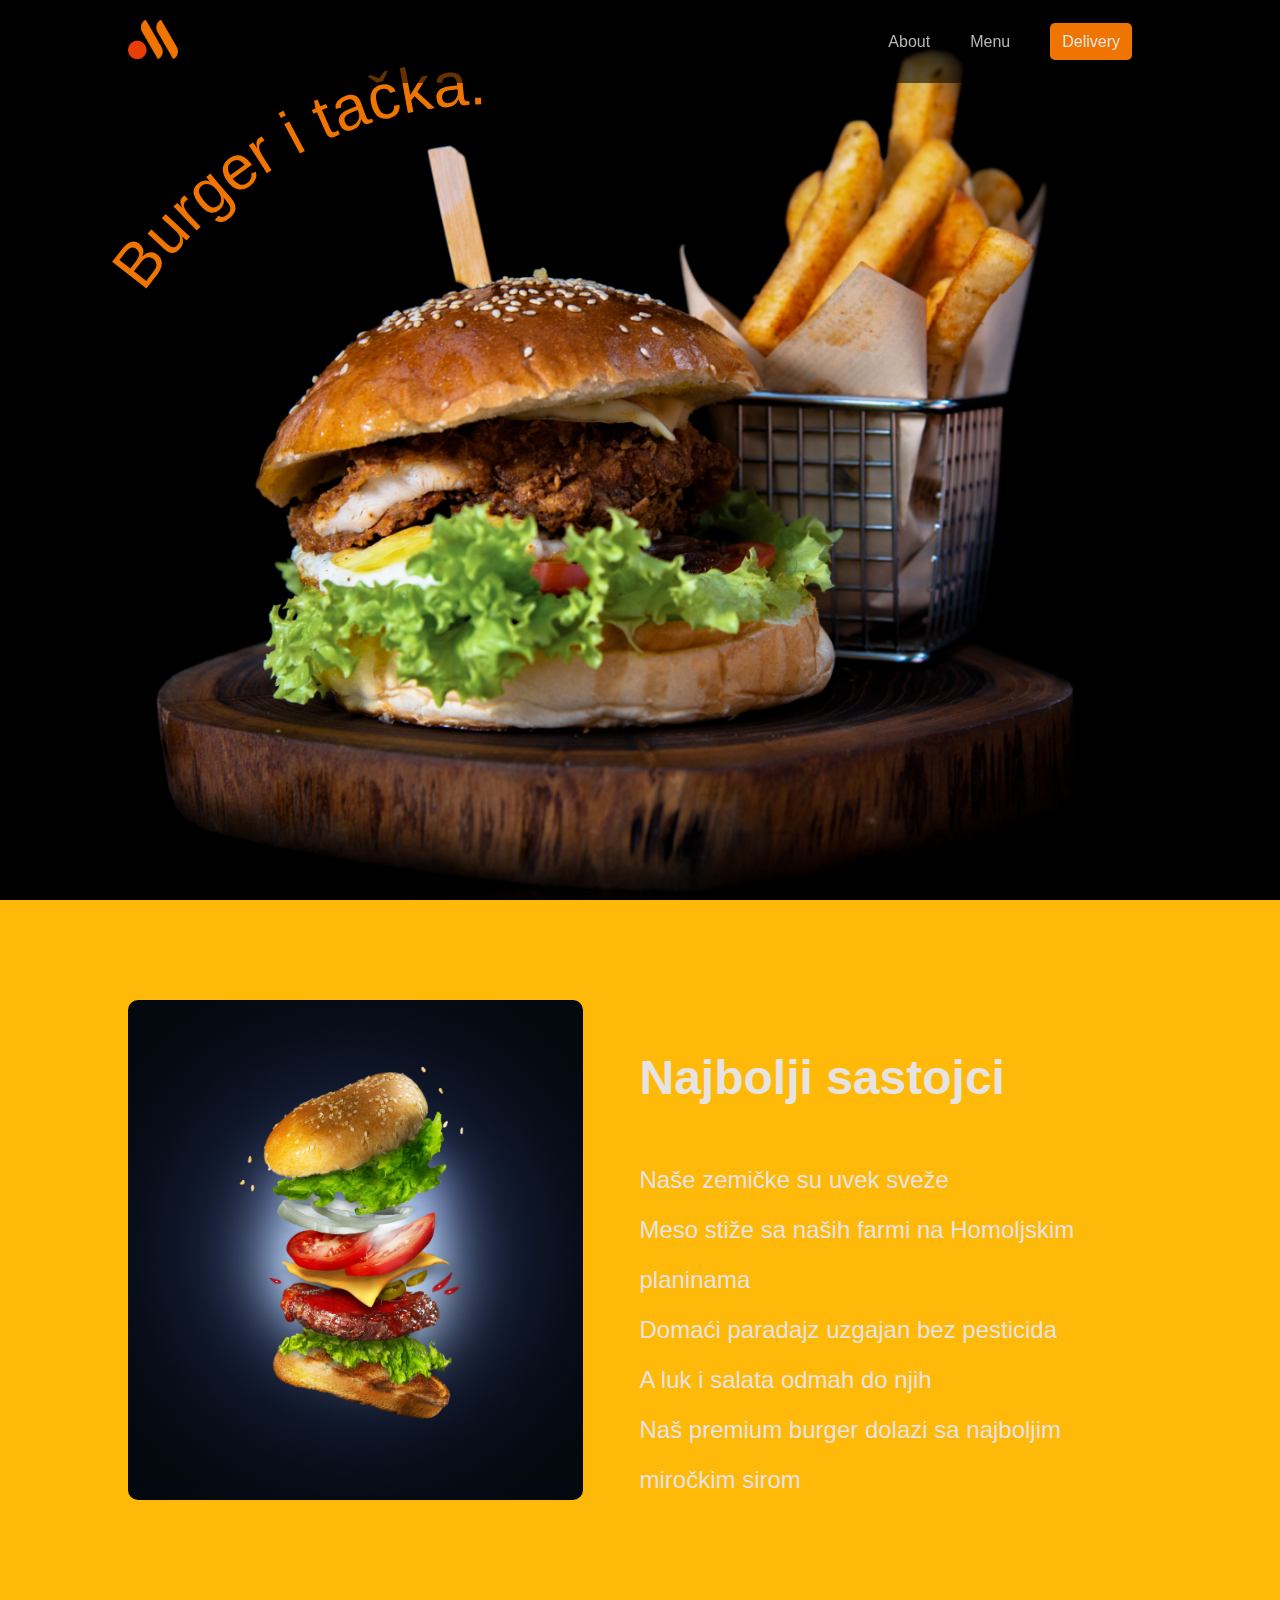
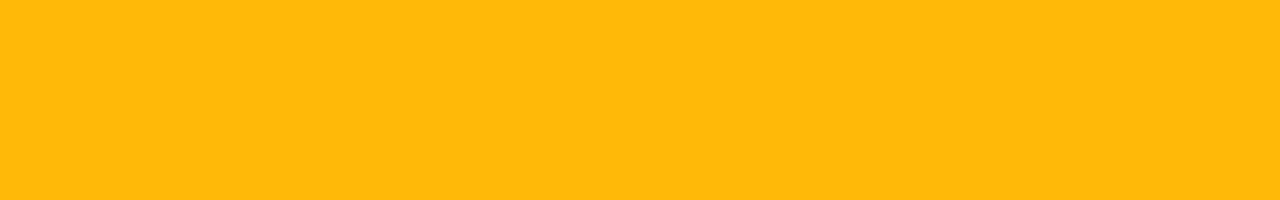
<file: index.html>
<!DOCTYPE html>
<html lang="en">
<head>
    <meta charset="UTF-8">
    <meta http-equiv="X-UA-Compatible" content="IE=edge">
    <meta name="viewport" content="width=device-width, initial-scale=1.0">
    <link rel="stylesheet" href="style/style.css">
    
    <link rel="shortcut icon" href="img/favicon.ico" type="image/x-icon">  
    <title>Burger i tačka</title>
</head>
<body>
<section>
    <div class="nav">
        <div class="container">
            <div class="logo">
                <a href="index.html"><img src="img/logo.png" alt="home"></a>
            </div>
            <div class="items">
                <ul>
                    <li><a href="about.html">About</a></li>
                    <li><a href="menu.html">Menu</a></li>
                    <li><span><a href="delivery.html">Delivery</a></span></li>
                </ul>
            </div>
        </div>
    </div>
    <div class="bg-index">
        
        <svg viewBox="0 0 650 500">
            <path id="curve" d="M73.2,148.6c4-6.1,65.5-96.8,178.6-95.6c111.3,1.2,170.8,90.3,175.1,97" />
            <text width="500" id="ime">
              <textPath xlink:href="#curve">
                Burger i tačka.
              </textPath>
            </text>
          </svg>
        </div>
    
</section>

<section id="index2">
    <div class="container">
    <div class="images-index">
        <div>
            <img src="img/najboljiSastojci.png" alt="Black Burger">
        </div>
        <div class="txt-index">
            
            <div class="sastojci">
                <h1>Najbolji sastojci</h1>
                <ul>
                    <li>Naše zemičke su uvek sveže</li>
                    <li>Meso stiže sa naših farmi na Homoljskim planinama</li>
                    <li>Domaći paradajz uzgajan bez pesticida</li>
                    <li>A luk i salata odmah do njih</li>
                    <li>Naš premium burger dolazi sa najboljim miročkim sirom</li>
                </ul>
            </div>
        </div>
       
    </div>
</div>

</section>
    
</body>
</html>
</file>
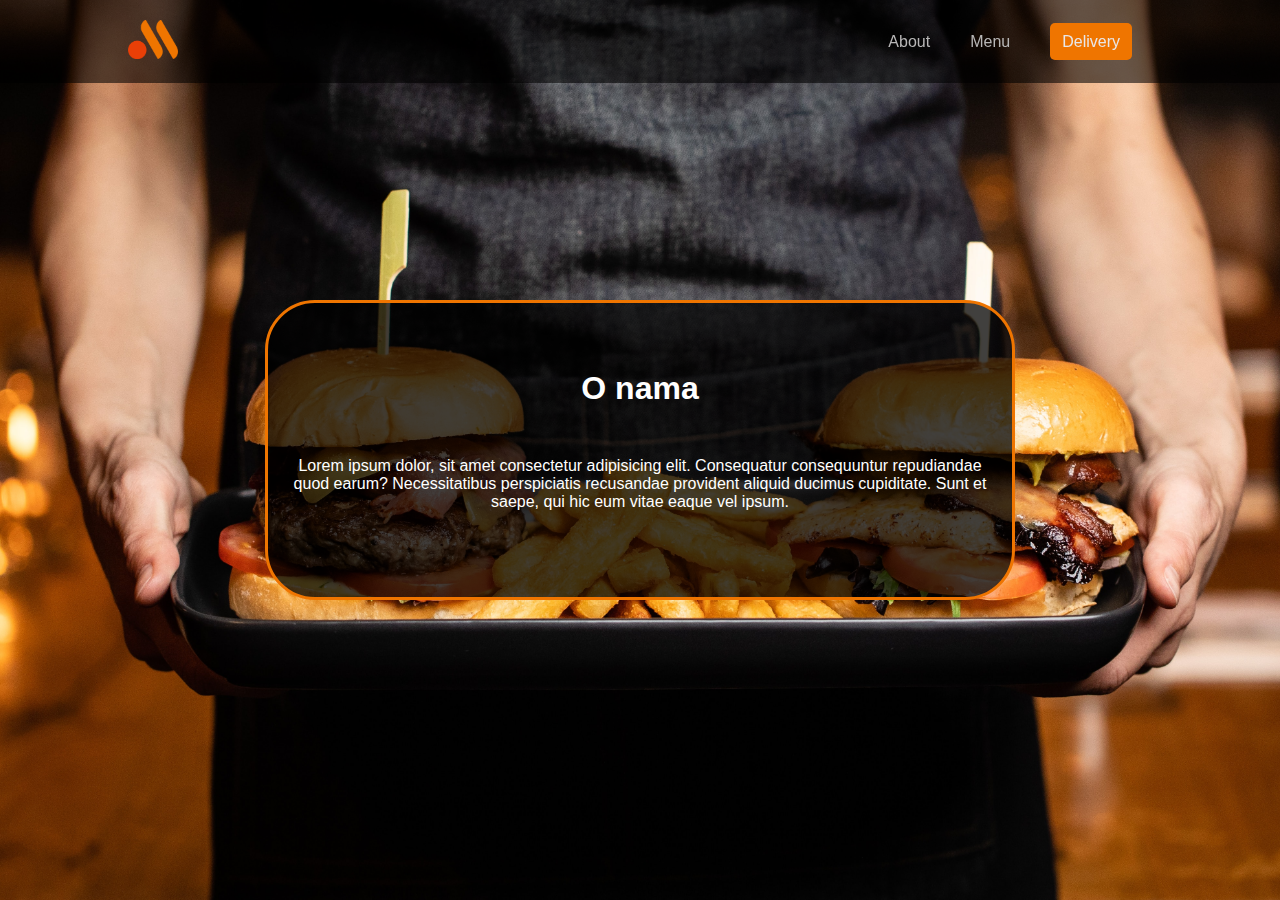
<file: about.html>
<!DOCTYPE html>
<html lang="en">
<head>
    <meta charset="UTF-8">
    <meta http-equiv="X-UA-Compatible" content="IE=edge">
    <meta name="viewport" content="width=device-width, initial-scale=1.0">
    <title>About</title>
    <link rel="stylesheet" href="style/style.css">
    <link rel="shortcut icon" href="img/favicon.ico" type="image/x-icon">  
</head>
<body>
    
    <section>
        <div class="nav">
            <div class="container">
                <div class="logo">
                    <a href="index.html"><img src="img/logo.png" alt="home"></a>
                </div>
                <div class="items">
                    <ul>
                        <li><a href="about.html">About</a></li>
                        <li><a href="menu.html">Menu</a></li>
                        <li><span><a href="delivery.html">Delivery</a></span></li>
                    </ul>
                </div>
            </div>
        </div>
        <div class="bg-about">
            <div class="about-p">
                <h1>O nama</h1>
                <p>Lorem ipsum dolor, sit amet consectetur adipisicing elit. Consequatur consequuntur repudiandae quod earum? Necessitatibus perspiciatis recusandae provident aliquid ducimus cupiditate. Sunt et saepe, qui hic eum vitae eaque vel ipsum.</p>
            </div>
          
        </div>
    </section>


</body>
</html>
</file>
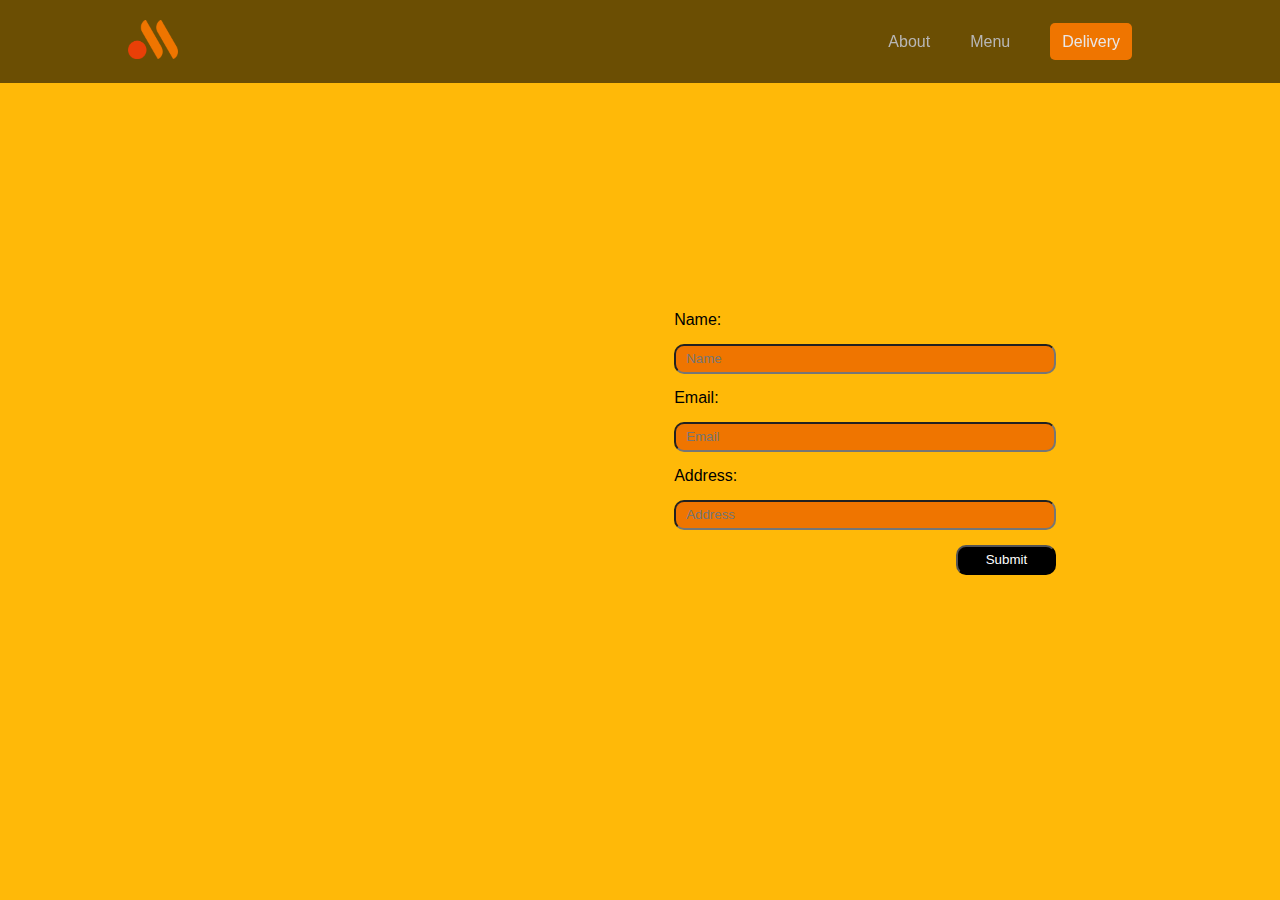
<file: delivery.html>
<!DOCTYPE html>
<html lang="en">
<head>
    <meta charset="UTF-8">
    <meta http-equiv="X-UA-Compatible" content="IE=edge">
    <meta name="viewport" content="width=device-width, initial-scale=1.0">
    <title>Delivery</title>
    <script src="https://code.jquery.com/jquery-3.6.1.js" integrity="sha256-3zlB5s2uwoUzrXK3BT7AX3FyvojsraNFxCc2vC/7pNI=" crossorigin="anonymous"></script>
    <link rel="stylesheet" href="style/style.css">
    <link rel="shortcut icon" href="img/favicon.ico" type="image/x-icon">  

</head>
<body>
    <section>
        <div class="nav">
            <div class="container">
                <div class="logo">
                    <a href="index.html"><img src="img/logo.png" alt="home"></a>
                </div>
                <div class="items">
                    <ul>
                        <li><a href="about.html">About</a></li>
                        <li><a href="menu.html">Menu</a></li>
                        <li><span><a href="delivery.html">Delivery</a></span></li>
                    </ul>
                </div>
            </div>
        </div>
    </section>
    <section id="del">
        <div class="container-del">
            <div class="map">
                <iframe src="https://www.google.com/maps/embed?pb=!1m18!1m12!1m3!1d1648.0698542086318!2d20.474337238443766!3d44.77255622737541!2m3!1f0!2f0!3f0!3m2!1i1024!2i768!4f13.1!3m3!1m2!1s0x475a70576248bf79%3A0xadaf5cff042d3bd0!2sFaculty%20of%20Organizational%20Sciences!5e0!3m2!1sen!2srs!4v1668550407491!5m2!1sen!2srs" width="500" height="450" style="border:0;" allowfullscreen="" loading="lazy" referrerpolicy="no-referrer-when-downgrade"></iframe>
            </div>
            <div class="forma">
                <form  id="deliveryForm">
                    <label for="name">Name:</label>
                    <input type="text" id="name" placeholder="Name">
                    <label for="email">Email:</label>
                    <input type="text"id="email" placeholder="Email">
                    <label for="adresa">Address:</label>
                    <input type="text" id="address"placeholder="Address">
                    <button type="submit"  id="btnSubmit">Submit</button>

            
                </form>
            </div>
        </div>
        

    </section>

<script src="js/script.js"></script>

    
</body>
</html>
</file>
<file: style/style.css>
*{
    margin: 0;
    padding: 0;
    font-family: Arial, Helvetica, sans-serif;
    box-sizing: border-box;
}

path {
  fill: transparent;
}

#ime {
  
  fill: #ef7500;
  font-size: xx-large;
  
}


.nav{
    background-color: rgba(0, 0, 0, 0.581);
    justify-content: center;
    position: fixed;
    text-align: center;
    left: 0;
    right: 0;
    margin: auto;
    padding: 20px;
    z-index: 10;
}

.container{
    display: flex;
    width: 80vw;
    align-items: center;
    justify-content: space-between;
    margin: auto;    
}
.logo img{
    width: 50px;
}
.items ul{
    display: flex;
    list-style-type: none;
    align-items: center;

}

.items ul li a{
    text-decoration: none;
    color: rgb(183, 182, 182);
}

.items ul li{
    margin: 0 20px;
}

.items ul li span a{
    background-color: #ef7500;
    padding: 10px 12px;
    border-radius: 5px;
    color: rgb(233, 231, 231);
}
.items ul li span a:hover{
    
    background-color: #e93f07;
}
.bg-index{
    background: url(../img/bg-index.png);
    width: 100%;
    height: 100vh;
    background-size: cover;
    position: relative;
    z-index: 5;
}

#index2{
    background-color: #ffb908;
    height: 100vh;
}

.txt-index{
    
    
    width: 100%;
    color: black;
}
.sastojci{
    margin: 50px auto;
    width: 80%;
    font-size: 1.5rem;
    color: rgb(231, 227, 227);
}
.sastojci h1{
    margin-bottom: 50px;
}
.sastojci ul{
    list-style-type: none;
    line-height: 50px;
}

.txt-index p{
    color: black;
    /* margin-top: 50px; */
}

.images-index{
    display: flex;
    justify-content: space-between;
    margin-top: 100px;
    width: 100%;
}

.images-index div img{
    height: 500px;
    border-radius: 10px;
}



.bg-about{
    background: url(../img/about-bg.png);
    width: 100%;
    height: 100vh;
    background-position: center center;
    background-size: cover;
    position: relative;
    z-index: 5;
    display: flex;
    align-items: center;
}

.about-p{
    display: flex;
    flex-direction: column;
    justify-content: center;
    background-color: rgba(0, 0, 0, 0.745);
    margin: auto;
    width: 750px;
    height: 300px;
    border-radius: 50px;
    text-align: center;
    border: 3px solid #ef7500;
}

.about-p h1,p{
    color: white;
}

.about-p h1{
    margin-bottom: 30px;
}
.wrap{
   padding: 100px 0;
   display: grid;
        grid-template-columns: 1fr 1fr 1fr;
        grid-template-rows: 1fr 1fr;
        gap: 50px 30px;
        grid-auto-flow: row;
        grid-template-areas:
          ". . ."
          ". . ."; 
     justify-content: space-evenly;
     background-color: #ffb908;
    
   
}
.wrap div img{
    height: 350px;
    width:100%;
    border-top-left-radius:10px ;
    border-top-right-radius:10px ;
    

}
.wrap div{
    max-width: 80%;
    margin: auto;
    background-color: rgba(0, 0, 0, 0.581);
    border-radius: 10px;

}
.container-menu{
   min-width:100vw;
    margin: auto;
}
.wrap div h3,p{
    margin: 20px 15px;

}
.wrap div p{
   color:rgb(231, 227, 227);
}
.forma form{
    display: flex;
    flex-direction: column;
    width: 80%;
}

.map{
    width: 80%;
   
}

.forma form label, input,button{
    margin-bottom: 15px;
    
}

.forma form input{
    background-color:#ef7500;
    border-radius: 10px;
    height: 30px;
    padding-left: 10px;
}
.forma{
    width: 70%;
}
.forma form button{
    align-self: flex-end;
    width: 100px;
    height:30px;
    border-radius: 10px;
    background-color: black;
    color: white;
    
}
.forma form button:hover{
    background-color: white;
    color: black;
}   

.container-del{
    display: flex;
    width: 80vw;
    align-items: center;
    justify-content: space-between;
    margin: auto;
    height: 100vh;    
    
}
#del{
background-color:  #ffb908;
}










































::-webkit-scrollbar {
    width: 10px;
  }
  
  
  ::-webkit-scrollbar-track {
    box-shadow: inset 0 0 5px black;
    border-radius: 5px;
  }
  
  /* Handle */
  ::-webkit-scrollbar-thumb {
    background: #ef7500;
    border-radius: 10px;
  }
</file>
